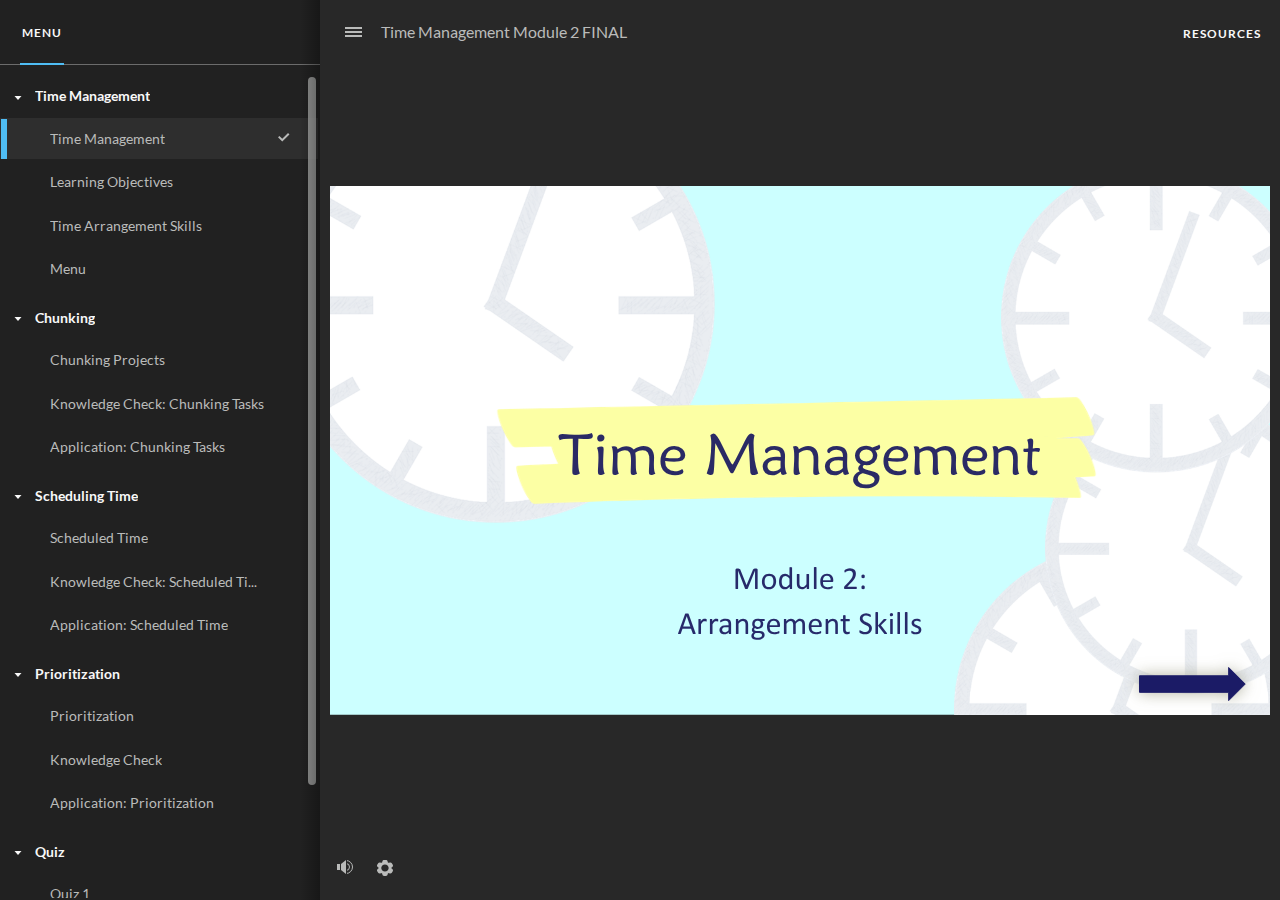
<file: index.html>
<!doctype html>
<html lang="en-US">
<head>
  <meta charset="utf-8">
  <!-- Created using Storyline 360 - http://www.articulate.com  -->
  <!-- version: 3.56.26219.0 -->
  <title>Time Management Module 2 FINAL</title>
  <meta http-equiv="x-ua-compatible" content="IE=edge"/>
  <meta name="viewport" content="width=device-width,initial-scale=1,user-scalable=no,shrink-to-fit=no,minimal-ui"/>
  <meta name="apple-mobile-web-app-capable" content="yes"/>
  <style>
    html, body { height: 100%; padding: 0; margin: 0 }
    #app { height: 100%; width: 100%; }
  </style>
  
  <script>window.THREE = { };</script>
</head>
<body style="background: #282828" class="cs-HTML theme-unified">
  <!-- 360 -->
  <script>!function(e){var i=/iPhone/i,o=/iPod/i,n=/iPad/i,t=/(?=.*\bAndroid\b)(?=.*\bMobile\b)/i,d=/Android/i,s=/(?=.*\bAndroid\b)(?=.*\bSD4930UR\b)/i,b=/(?=.*\bAndroid\b)(?=.*\b(?:KFOT|KFTT|KFJWI|KFJWA|KFSOWI|KFTHWI|KFTHWA|KFAPWI|KFAPWA|KFARWI|KFASWI|KFSAWI|KFSAWA)\b)/i,r=/IEMobile/i,h=/(?=.*\bWindows\b)(?=.*\bARM\b)/i,a=/BlackBerry/i,l=/BB10/i,p=/Opera Mini/i,f=/(CriOS|Chrome)(?=.*\bMobile\b)/i,u=/(?=.*\bFirefox\b)(?=.*\bMobile\b)/i,c=new RegExp("(?:Nexus 7|BNTV250|Kindle Fire|Silk|GT-P1000)","i"),w=function(e,i){return e.test(i)},A=function(e){var A=e||navigator.userAgent,v=A.split("[FBAN");if(void 0!==v[1]&&(A=v[0]),this.apple={phone:w(i,A),ipod:w(o,A),tablet:!w(i,A)&&w(n,A),device:w(i,A)||w(o,A)||w(n,A)},this.amazon={phone:w(s,A),tablet:!w(s,A)&&w(b,A),device:w(s,A)||w(b,A)},this.android={phone:w(s,A)||w(t,A),tablet:!w(s,A)&&!w(t,A)&&(w(b,A)||w(d,A)),device:w(s,A)||w(b,A)||w(t,A)||w(d,A)},this.windows={phone:w(r,A),tablet:w(h,A),device:w(r,A)||w(h,A)},this.other={blackberry:w(a,A),blackberry10:w(l,A),opera:w(p,A),firefox:w(u,A),chrome:w(f,A),device:w(a,A)||w(l,A)||w(p,A)||w(u,A)||w(f,A)},this.seven_inch=w(c,A),this.any=this.apple.device||this.android.device||this.windows.device||this.other.device||this.seven_inch,this.phone=this.apple.phone||this.android.phone||this.windows.phone,this.tablet=this.apple.tablet||this.android.tablet||this.windows.tablet,"undefined"==typeof window)return this},v=function(){var e=new A;return e.Class=A,e};"undefined"!=typeof module&&module.exports&&"undefined"==typeof window?module.exports=A:"undefined"!=typeof module&&module.exports&&"undefined"!=typeof window?module.exports=v():"function"==typeof define&&define.amd?define("isMobile",[],e.isMobile=v()):e.isMobile=v()}(this);
    window.isMobile.apple.tablet = window.isMobile.apple.tablet ||
      (navigator.platform === 'MacIntel' && navigator.maxTouchPoints > 1);
    window.isMobile.apple.device = window.isMobile.apple.device || window.isMobile.apple.tablet;
    window.isMobile.tablet = window.isMobile.tablet || window.isMobile.apple.tablet;
    window.isMobile.any = window.isMobile.any || window.isMobile.apple.tablet;
  </script>

  <div id="focus-sink" tabindex="-1"></div>

  <div id="preso"></div>
  <script>
    window.DS = {};
    window.globals = {
      DATA_PATH_BASE: '',
      HAS_FRAME: true,
      HAS_SLIDE: true,

      lmsPresent: false,
      tinCanPresent: false,
      cmi5Present: false,
      aoSupport: false,
      scale: 'noscale',
      captureRc: false,
      browserSize: 'optimal',
      bgColor: '#282828',
      features: 'MultipleQuizTracking',
      themeName: 'unified',
      preloaderColor: '#FFFFFF',
      suppressAnalytics: false,
      productChannel: 'stable',
      publishSource: 'storyline',
      aid: 'aid|a17e7107-7756-4b02-be1b-c24d0fdff0e8',
      cid: '08e681de-a540-442f-9335-787a58295c98',
      playerVersion: '3.56.26219.0',
      maxIosVideoElements: 10,

      
      parseParams: function(qs) {
        if (window.globals.parsedParams != null) {
          return window.globals.parsedParams;
        }
        qs = (qs || window.location.search.substr(1)).split('+').join(' ');
        var params = {},
            tokens,
            re = /[?&]?([^=]+)=([^&]*)/g;

        while (tokens = re.exec(qs)) {
          params[decodeURIComponent(tokens[1]).trim()] =
            decodeURIComponent(tokens[2]).trim();
        }
        window.globals.parsedParams = params;
        return params;
      }

    };

    (function() {

      var classTypes = [ 'desktop', 'mobile', 'phone', 'tablet' ];

      var addDeviceClasses = function(prefix, testObj) {
        var curr, i;
        for (i = 0; i < classTypes.length; i++) {
          curr = classTypes[i];
          if (testObj[curr]) {
            document.body.classList.add(prefix + curr);
          }
        }
      };

      var params = window.globals.parseParams(),
          isDevicePreview = params.devicepreview === '1',
          isPhoneOverride = params.deviceType === 'phone' || (isDevicePreview && params.phone == '1'),
          isTabletOverride = (params.deviceType === 'tablet' || isDevicePreview) && !isPhoneOverride,
          isMobileOverride = isPhoneOverride || isTabletOverride;

      var deviceView = {
        desktop: !window.isMobile.any && !isMobileOverride,
        mobile: window.isMobile.any || isMobileOverride,
        phone: isPhoneOverride || (window.isMobile.phone && !isTabletOverride),
        tablet: isTabletOverride || window.isMobile.tablet
      };

      window.globals.deviceView = deviceView;
      window.isMobile.desktop = !window.isMobile.any;
      window.isMobile.mobile = window.isMobile.any;

      addDeviceClasses('view-', deviceView);

    })();
  </script>
  
  <script src='story_content/user.js' type=text/javascript></script>
  <div class="slide-loader"></div>

  <script>
    var doc = document, loader = doc.body.querySelector('.slide-loader'); [ 1, 2, 3 ].forEach(function(n) { var d = doc.createElement('div'); d.style.backgroundColor = window.globals.preloaderColor; d.classList.add('mobile-loader-dot'); d.classList.add('dot' + n); loader.appendChild(d); });
  </script>

  <div class="mobile-load-title-overlay" style="display: none">
    <div class="mobile-load-title">Time Management Module 2 FINAL</div>
  </div>

  <div class="mobile-chrome-warning"></div>

  <script>
    
    if (window.autoSpider && window.vInterfaceObject) {
      document.querySelector('.mobile-load-title-overlay').style.display = 'none';
    }
  </script>

  

  <link rel="stylesheet" href="html5/data/css/output.min.css" data-noprefix/>
</body>
<script src="html5/lib/scripts/bootstrapper.min.js"></script>
</html>
</file>
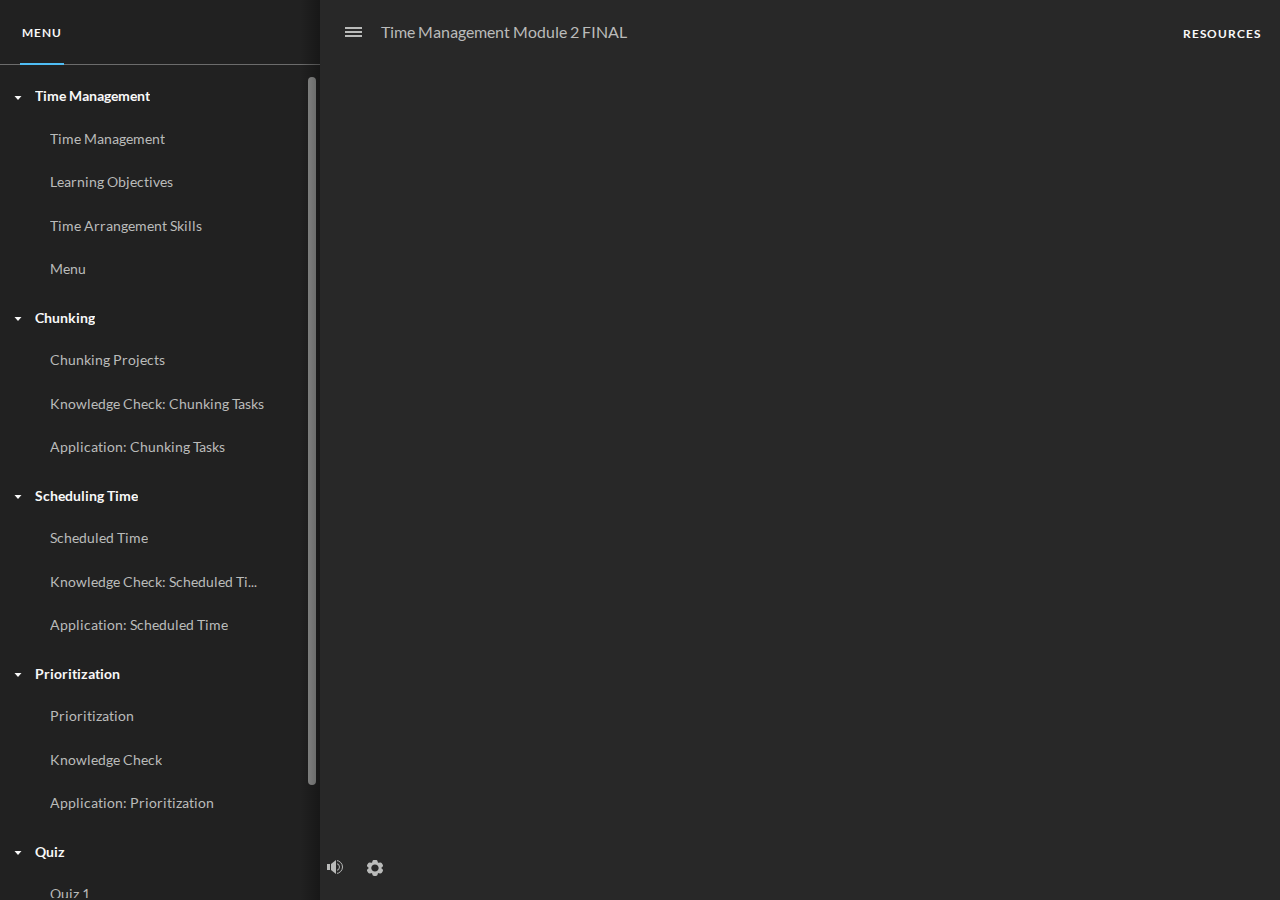
<file: index_lms.html>
<!doctype html>
<html lang="en-US">
<head>
  <meta charset="utf-8">
  <!-- Created using Storyline 360 - http://www.articulate.com  -->
  <!-- version: 3.56.26219.0 -->
  <title>Time Management Module 2 FINAL</title>
  <meta http-equiv="x-ua-compatible" content="IE=edge"/>
  <meta name="viewport" content="width=device-width,initial-scale=1,user-scalable=no,shrink-to-fit=no,minimal-ui"/>
  <meta name="apple-mobile-web-app-capable" content="yes"/>
  <style>
    html, body { height: 100%; padding: 0; margin: 0 }
    #app { height: 100%; width: 100%; }
  </style>
  <script src="lms/scormdriver.js" charset="utf-8"></script>
  <script>window.THREE = { };</script>
</head>
<body style="background: #282828" class="cs-HTML theme-unified">
  <!-- 360 -->
  <script>!function(e){var i=/iPhone/i,o=/iPod/i,n=/iPad/i,t=/(?=.*\bAndroid\b)(?=.*\bMobile\b)/i,d=/Android/i,s=/(?=.*\bAndroid\b)(?=.*\bSD4930UR\b)/i,b=/(?=.*\bAndroid\b)(?=.*\b(?:KFOT|KFTT|KFJWI|KFJWA|KFSOWI|KFTHWI|KFTHWA|KFAPWI|KFAPWA|KFARWI|KFASWI|KFSAWI|KFSAWA)\b)/i,r=/IEMobile/i,h=/(?=.*\bWindows\b)(?=.*\bARM\b)/i,a=/BlackBerry/i,l=/BB10/i,p=/Opera Mini/i,f=/(CriOS|Chrome)(?=.*\bMobile\b)/i,u=/(?=.*\bFirefox\b)(?=.*\bMobile\b)/i,c=new RegExp("(?:Nexus 7|BNTV250|Kindle Fire|Silk|GT-P1000)","i"),w=function(e,i){return e.test(i)},A=function(e){var A=e||navigator.userAgent,v=A.split("[FBAN");if(void 0!==v[1]&&(A=v[0]),this.apple={phone:w(i,A),ipod:w(o,A),tablet:!w(i,A)&&w(n,A),device:w(i,A)||w(o,A)||w(n,A)},this.amazon={phone:w(s,A),tablet:!w(s,A)&&w(b,A),device:w(s,A)||w(b,A)},this.android={phone:w(s,A)||w(t,A),tablet:!w(s,A)&&!w(t,A)&&(w(b,A)||w(d,A)),device:w(s,A)||w(b,A)||w(t,A)||w(d,A)},this.windows={phone:w(r,A),tablet:w(h,A),device:w(r,A)||w(h,A)},this.other={blackberry:w(a,A),blackberry10:w(l,A),opera:w(p,A),firefox:w(u,A),chrome:w(f,A),device:w(a,A)||w(l,A)||w(p,A)||w(u,A)||w(f,A)},this.seven_inch=w(c,A),this.any=this.apple.device||this.android.device||this.windows.device||this.other.device||this.seven_inch,this.phone=this.apple.phone||this.android.phone||this.windows.phone,this.tablet=this.apple.tablet||this.android.tablet||this.windows.tablet,"undefined"==typeof window)return this},v=function(){var e=new A;return e.Class=A,e};"undefined"!=typeof module&&module.exports&&"undefined"==typeof window?module.exports=A:"undefined"!=typeof module&&module.exports&&"undefined"!=typeof window?module.exports=v():"function"==typeof define&&define.amd?define("isMobile",[],e.isMobile=v()):e.isMobile=v()}(this);
    window.isMobile.apple.tablet = window.isMobile.apple.tablet ||
      (navigator.platform === 'MacIntel' && navigator.maxTouchPoints > 1);
    window.isMobile.apple.device = window.isMobile.apple.device || window.isMobile.apple.tablet;
    window.isMobile.tablet = window.isMobile.tablet || window.isMobile.apple.tablet;
    window.isMobile.any = window.isMobile.any || window.isMobile.apple.tablet;
  </script>

  <div id="focus-sink" tabindex="-1"></div>

  <div id="preso"></div>
  <script>
    window.DS = {};
    window.globals = {
      DATA_PATH_BASE: '',
      HAS_FRAME: true,
      HAS_SLIDE: true,

      lmsPresent: true,
      tinCanPresent: false,
      cmi5Present: false,
      aoSupport: false,
      scale: 'noscale',
      captureRc: false,
      browserSize: 'optimal',
      bgColor: '#282828',
      features: 'MultipleQuizTracking',
      themeName: 'unified',
      preloaderColor: '#FFFFFF',
      suppressAnalytics: false,
      productChannel: 'stable',
      publishSource: 'storyline',
      aid: 'aid|a17e7107-7756-4b02-be1b-c24d0fdff0e8',
      cid: '08e681de-a540-442f-9335-787a58295c98',
      playerVersion: '3.56.26219.0',
      maxIosVideoElements: 10,

      
      parseParams: function(qs) {
        if (window.globals.parsedParams != null) {
          return window.globals.parsedParams;
        }
        qs = (qs || window.location.search.substr(1)).split('+').join(' ');
        var params = {},
            tokens,
            re = /[?&]?([^=]+)=([^&]*)/g;

        while (tokens = re.exec(qs)) {
          params[decodeURIComponent(tokens[1]).trim()] =
            decodeURIComponent(tokens[2]).trim();
        }
        window.globals.parsedParams = params;
        return params;
      }

    };

    (function() {

      var classTypes = [ 'desktop', 'mobile', 'phone', 'tablet' ];

      var addDeviceClasses = function(prefix, testObj) {
        var curr, i;
        for (i = 0; i < classTypes.length; i++) {
          curr = classTypes[i];
          if (testObj[curr]) {
            document.body.classList.add(prefix + curr);
          }
        }
      };

      var params = window.globals.parseParams(),
          isDevicePreview = params.devicepreview === '1',
          isPhoneOverride = params.deviceType === 'phone' || (isDevicePreview && params.phone == '1'),
          isTabletOverride = (params.deviceType === 'tablet' || isDevicePreview) && !isPhoneOverride,
          isMobileOverride = isPhoneOverride || isTabletOverride;

      var deviceView = {
        desktop: !window.isMobile.any && !isMobileOverride,
        mobile: window.isMobile.any || isMobileOverride,
        phone: isPhoneOverride || (window.isMobile.phone && !isTabletOverride),
        tablet: isTabletOverride || window.isMobile.tablet
      };

      window.globals.deviceView = deviceView;
      window.isMobile.desktop = !window.isMobile.any;
      window.isMobile.mobile = window.isMobile.any;

      addDeviceClasses('view-', deviceView);

    })();
  </script>
  
  <script src='story_content/user.js' type=text/javascript></script>
  <div class="slide-loader"></div>

  <script>
    var doc = document, loader = doc.body.querySelector('.slide-loader'); [ 1, 2, 3 ].forEach(function(n) { var d = doc.createElement('div'); d.style.backgroundColor = window.globals.preloaderColor; d.classList.add('mobile-loader-dot'); d.classList.add('dot' + n); loader.appendChild(d); });
  </script>

  <div class="mobile-load-title-overlay" style="display: none">
    <div class="mobile-load-title">Time Management Module 2 FINAL</div>
  </div>

  <div class="mobile-chrome-warning"></div>

  <script>
    
    if (window.autoSpider && window.vInterfaceObject) {
      document.querySelector('.mobile-load-title-overlay').style.display = 'none';
    }
  </script>

  

  <link rel="stylesheet" href="html5/data/css/output.min.css" data-noprefix/>
</body>
<script src="html5/lib/scripts/bootstrapper.min.js"></script>
</html>
</file>
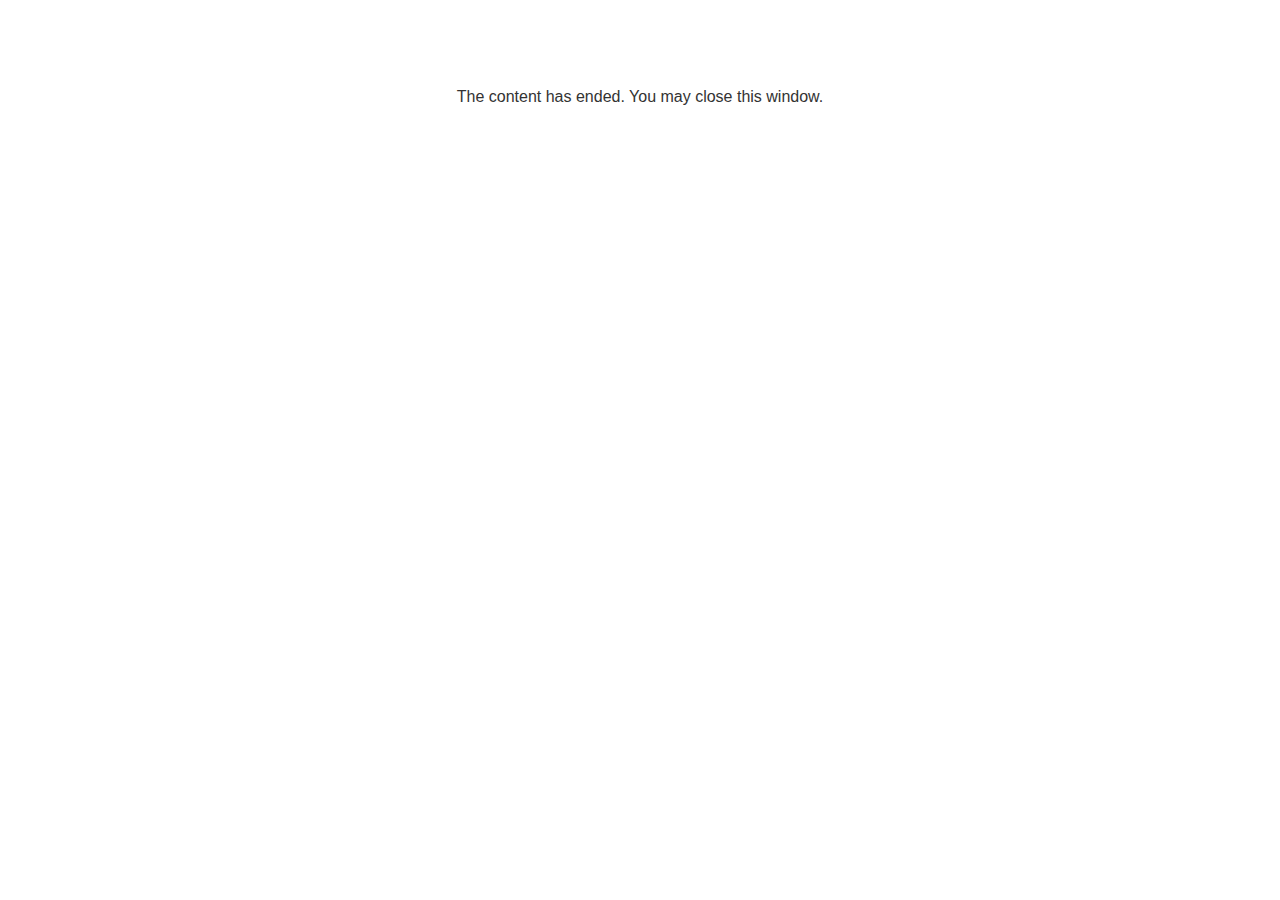
<file: lms/goodbye.html>
<!doctype html>
<html>
<body style="background-color: #ffffff;">

<p role="alert" style="color: #333333;font-family: Lato, articulate, tahoma, arial;font-size: medium;text-align: center;">
<br><br><br><br>
The content has ended. You may close this window.
</p>

</body>
</html>
</file>
